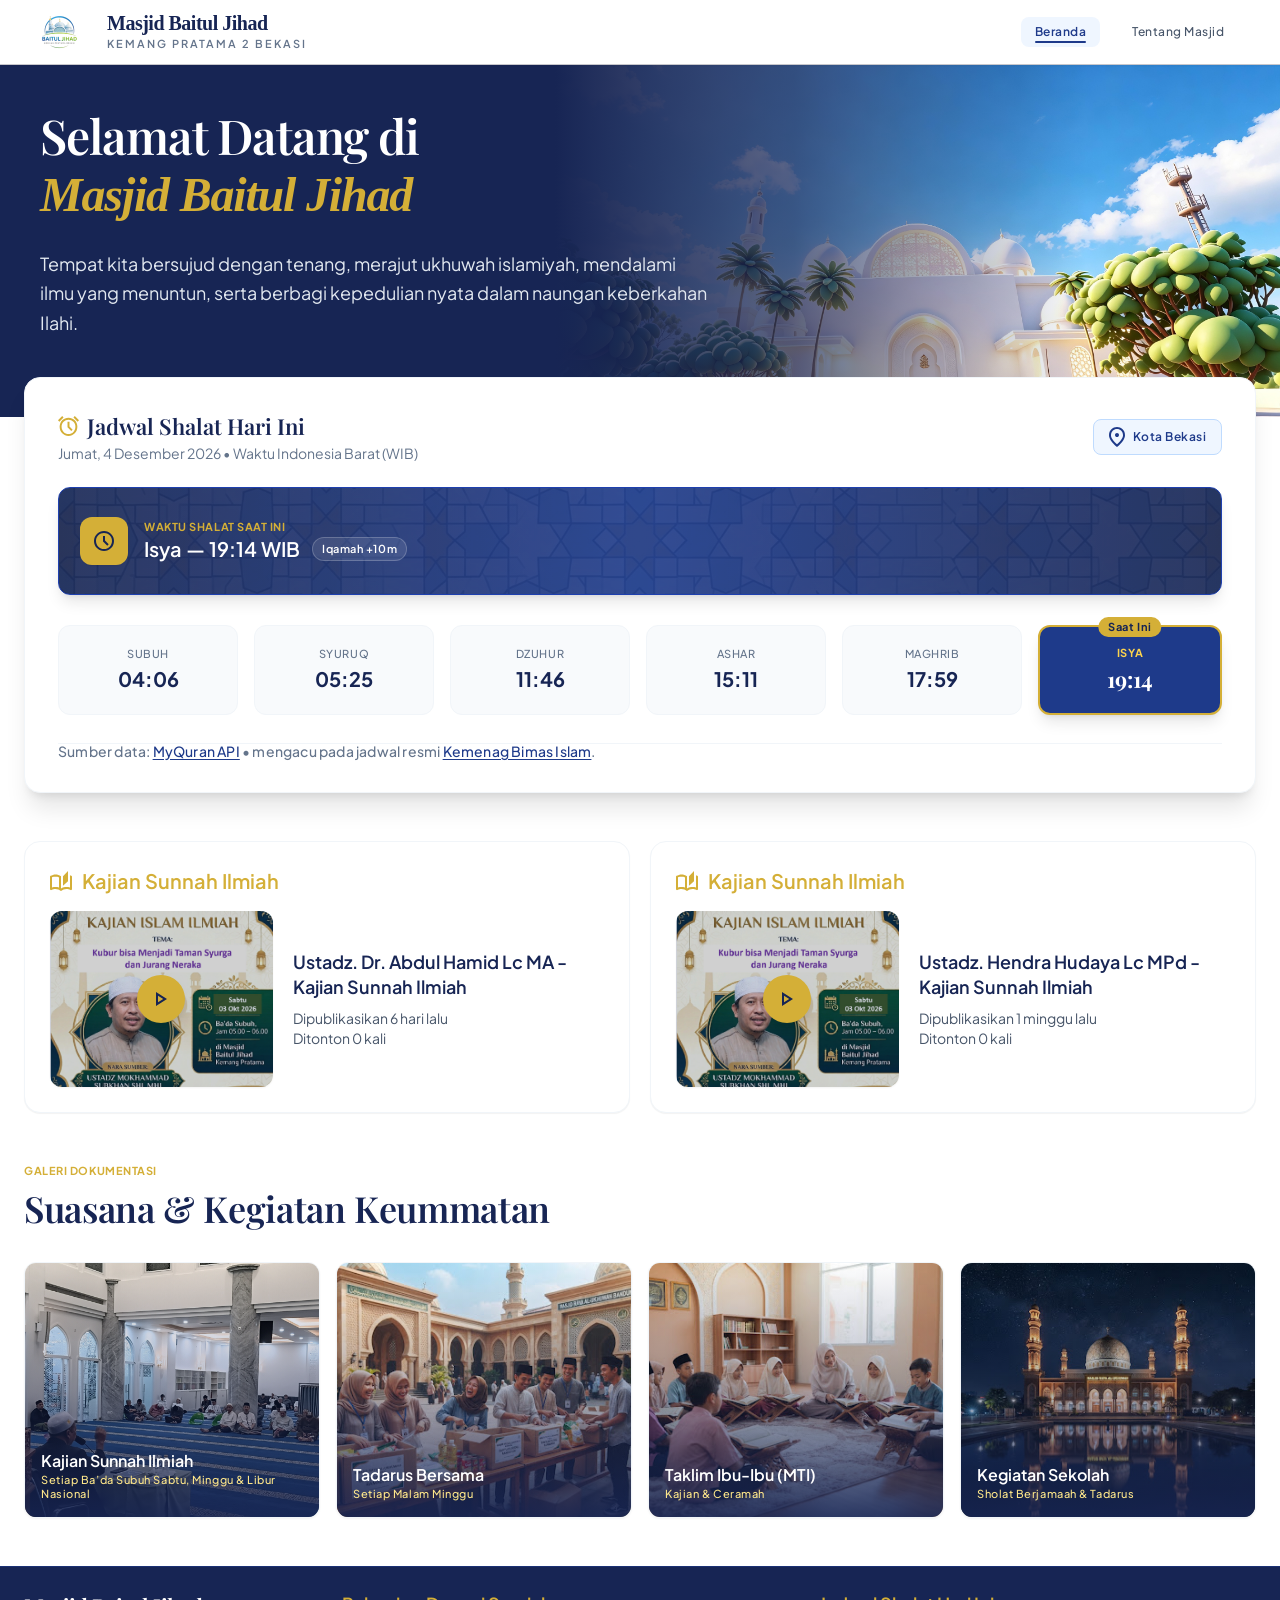
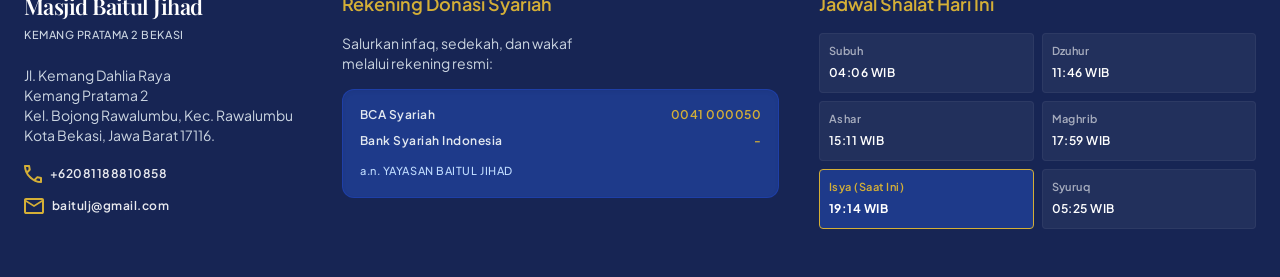
<file: index.html>
<!DOCTYPE html>
<html lang="id">
<head>
  <meta charset="UTF-8">
  <meta name="viewport" content="width=device-width, initial-scale=1">
  <title>Masjid Baitul Jihad — Beranda &amp; Jadwal Shalat</title>
  <link rel="preconnect" href="https://fonts.googleapis.com">
  <link rel="preconnect" href="https://fonts.gstatic.com" crossorigin>
  <link href="https://fonts.googleapis.com/css2?family=Playfair+Display:wght@500;600;700&family=Plus+Jakarta+Sans:wght@400;500;600;700&display=swap" rel="stylesheet">
  <link rel="stylesheet" href="css/style.css">
</head>
<body>
  <header class="site-header">
    <div class="container">
      <a href="index.html" class="brand">
        <img src="assets/images/logo.png" alt="Logo Masjid Baitul Jihad">
        <div>
          <div class="brand-name">Masjid Baitul Jihad</div>
          <div class="brand-sub">Kemang Pratama 2 Bekasi</div>
        </div>
      </a>
      <nav class="nav">
        <a href="index.html" class="active">Beranda</a>
        <a href="tentang.html">Tentang Masjid</a>
      </nav>
    </div>
  </header>

  <main>
    <section class="hero">
      <div class="hero-img"><img src="assets/images/hero.png" alt="Kemegahan Arsitektur Masjid Baitul Jihad"></div>
      <div class="hero-content">
        <h1>Selamat Datang di <span class="title-italic">Masjid Baitul Jihad</span></h1>
        <p>Tempat kita bersujud dengan tenang, merajut ukhuwah islamiyah, mendalami ilmu yang menuntun, serta berbagi kepedulian nyata dalam naungan keberkahan Ilahi.</p>
      </div>
    </section>

    <section class="prayer-wrap" aria-label="Jadwal Shalat">
      <div class="prayer-card" id="prayer-card" data-state="loading">
        <div class="prayer-head">
          <div>
            <h2><img src="assets/icons/clock-outline.svg" alt="">Jadwal Shalat Hari Ini</h2>
            <p id="date-line">Memuat jadwal… • Waktu Indonesia Barat (WIB)</p>
          </div>
          <div class="city-chip"><img src="assets/icons/location-pin.svg" alt="">Kota Bekasi</div>
        </div>

        <div class="prayer-error" id="prayer-error" role="alert">
          <img src="assets/images/jadwal-error.svg" alt="" width="200" height="133">
          <h3>Jadwal Sholat sedang tidak bisa ditampilkan</h3>
          <p>Kami belum berhasil mengambil data jadwal shalat. Silakan periksa koneksi internet Anda lalu coba lagi beberapa saat.</p>
          <button type="button" class="retry-btn" id="prayer-retry">Coba lagi</button>
        </div>

        <div class="next-bar">
          <div class="mosaic"><img src="assets/images/mosaic-pattern.jpg" alt=""></div>
          <div class="next-info">
            <div class="next-icon"><img src="assets/icons/clock.svg" alt=""></div>
            <div>
              <div class="next-label">
                <span class="eyebrow" id="next-title">Waktu shalat berikutnya</span>
              </div>
              <div class="next-line">
                <div class="next-name" id="next-name">--:-- WIB</div>
                <span class="pill">Iqamah +10m</span>
              </div>
            </div>
          </div>
          <div class="countdown" id="countdown">
            <div class="cd-unit"><span class="cd-num" id="cd-h">--</span><span class="cd-label">Jam</span></div>
            <span class="cd-sep">:</span>
            <div class="cd-unit"><span class="cd-num" id="cd-m">--</span><span class="cd-label">Menit</span></div>
            <span class="cd-sep">:</span>
            <div class="cd-unit"><span class="cd-num" id="cd-s">--</span><span class="cd-label">Detik</span></div>
          </div>
        </div>

        <div class="timetable">
          <div class="slot" data-prayer="subuh"><span class="slot-badge">Berikutnya</span><span class="slot-name">Subuh</span><span class="slot-time">--:--</span></div>
          <div class="slot" data-prayer="terbit"><span class="slot-badge">Berikutnya</span><span class="slot-name">Syuruq</span><span class="slot-time">--:--</span></div>
          <div class="slot" data-prayer="dzuhur"><span class="slot-badge">Berikutnya</span><span class="slot-name">Dzuhur</span><span class="slot-time">--:--</span></div>
          <div class="slot" data-prayer="ashar"><span class="slot-badge">Berikutnya</span><span class="slot-name">Ashar</span><span class="slot-time">--:--</span></div>
          <div class="slot" data-prayer="maghrib"><span class="slot-badge">Berikutnya</span><span class="slot-name">Maghrib</span><span class="slot-time">--:--</span></div>
          <div class="slot" data-prayer="isya"><span class="slot-badge">Berikutnya</span><span class="slot-name">Isya</span><span class="slot-time">--:--</span></div>
        </div>

        <p class="prayer-source">Sumber data: <a href="https://api.myquran.com/" target="_blank" rel="noopener">MyQuran API</a> • mengacu pada jadwal resmi <a href="https://bimasislam.kemenag.go.id/jadwalshalat" target="_blank" rel="noopener">Kemenag Bimas Islam</a>.</p>
      </div>
    </section>

    <section class="kajian" aria-label="Kajian Terbaru">
      <article class="kajian-card" data-slot="sabtu">
        <div>
          <h3><img src="assets/icons/book.svg" alt="">Kajian Sunnah Ilmiah</h3>
          <div class="kajian-body" data-state="empty">
            <a class="video-thumb" href="https://www.youtube.com/@Baitulj" target="_blank" rel="noopener" aria-label="Buka kanal YouTube Masjid Baitul Jihad">
              <img data-field="thumb" src="assets/images/kajian-sabtu.jpg" alt="">
              <div class="video-overlay"><div class="play-btn"><img src="assets/icons/play.svg" alt=""></div></div>
            </a>
            <div class="kajian-text">
              <h4 data-field="title">Video terbaru belum tersedia</h4>
              <div class="kajian-stats">
                <p data-field="meta">Dipublikasikan di YouTube</p>
                <p data-field="views">Kanal YouTube Masjid Baitul Jihad</p>
              </div>
            </div>
          </div>
        </div>
      </article>

      <article class="kajian-card" data-slot="ahad">
        <div>
          <h3><img src="assets/icons/book.svg" alt="">Kajian Sunnah Ilmiah</h3>
          <div class="kajian-body" data-state="empty">
            <a class="video-thumb" href="https://www.youtube.com/@Baitulj" target="_blank" rel="noopener" aria-label="Buka kanal YouTube Masjid Baitul Jihad">
              <img data-field="thumb" src="assets/images/kajian-sabtu.jpg" alt="">
              <div class="video-overlay"><div class="play-btn"><img src="assets/icons/play.svg" alt=""></div></div>
            </a>
            <div class="kajian-text">
              <h4 data-field="title">Video terbaru belum tersedia</h4>
              <div class="kajian-stats">
                <p data-field="meta">Dipublikasikan di YouTube</p>
                <p data-field="views">Kanal YouTube Masjid Baitul Jihad</p>
              </div>
            </div>
          </div>
        </div>
      </article>
    </section>

    <section class="section" aria-label="Galeri">
      <div class="section-head">
        <span class="eyebrow">Galeri Dokumentasi</span>
        <h2>Suasana &amp; Kegiatan Keummatan</h2>
      </div>
      <div class="gallery">
        <figure class="photo">
          <img src="assets/images/gallery-1.jpg" alt="Kajian Sunnah Ilmiah">
          <figcaption class="photo-caption"><strong>Kajian Sunnah Ilmiah</strong><span>Setiap Ba’da Subuh Sabtu, Minggu &amp; Libur Nasional</span></figcaption>
        </figure>
        <figure class="photo">
          <img src="assets/images/gallery-2.jpg" alt="Tadarus Bersama">
          <figcaption class="photo-caption"><strong>Tadarus Bersama</strong><span>Setiap Malam Minggu</span></figcaption>
        </figure>
        <figure class="photo">
          <img src="assets/images/gallery-3.jpg" alt="Taklim Ibu-Ibu (MTI)">
          <figcaption class="photo-caption"><strong>Taklim Ibu-Ibu (MTI)</strong><span>Kajian &amp; Ceramah</span></figcaption>
        </figure>
        <figure class="photo">
          <img src="assets/images/gallery-4.jpg" alt="Kegiatan Sekolah">
          <figcaption class="photo-caption"><strong>Kegiatan Sekolah</strong><span>Sholat Berjamaah &amp; Tadarus</span></figcaption>
        </figure>
      </div>
    </section>
  </main>

  <footer class="site-footer">
    <div class="footer-grid">
      <div class="footer-col">
        <div class="footer-brand"><strong>Masjid Baitul Jihad</strong><span>Kemang Pratama 2 Bekasi</span></div>
        <p class="footer-addr">Jl. Kemang Dahlia Raya<br>Kemang Pratama 2<br>Kel. Bojong Rawalumbu, Kec. Rawalumbu<br>Kota Bekasi, Jawa Barat 17116.</p>
        <div class="footer-contact">
          <div><img src="assets/icons/phone.svg" width="18" height="18" alt="">+62081188810858</div>
          <div><img src="assets/icons/mail.svg" width="20" height="16" alt="">baitulj@gmail.com</div>
        </div>
      </div>
      <!-- <div class="footer-col">
        <h4>Layanan Ummat</h4>
        <div>
          <div class="service"><img src="assets/icons/hotline.svg" alt=""><div>Hotline Jenazah 24 Jam<br>0811-8881-0858<br>(Siaga Ambulans &amp; Pemulasaraan)</div></div>
          <div class="service"><img src="assets/icons/ambulance.svg" alt=""><div>Ambulans Gratis Dhuafa<br>0811-8881-0858<br>(Layanan Pasien &amp; Bencana)</div></div>
        </div>
      </div> -->
      <div class="footer-col">
        <h4>Rekening Donasi Syariah</h4>
        <p>Salurkan infaq, sedekah, dan wakaf<br>melalui rekening resmi:</p>
        <div class="bank-card">
          <div class="bank-row"><span>BCA Syariah</span><b>0041 000050</b></div>
          <div class="bank-row"><span>Bank Syariah Indonesia</span><b>-</b></div>
          <div class="bank-owner">a.n. YAYASAN BAITUL JIHAD</div>
        </div>
      </div>
      <div class="footer-col">
        <h4>Jadwal Shalat Hari Ini</h4>
        <div class="mini-times">
          <div class="mini-time" data-mini="subuh" data-label="Subuh"><small>Subuh</small><span>--:--</span></div>
          <div class="mini-time" data-mini="dzuhur" data-label="Dzuhur"><small>Dzuhur</small><span>--:--</span></div>
          <div class="mini-time" data-mini="ashar" data-label="Ashar"><small>Ashar</small><span>--:--</span></div>
          <div class="mini-time" data-mini="maghrib" data-label="Maghrib"><small>Maghrib</small><span>--:--</span></div>
          <div class="mini-time" data-mini="isya" data-label="Isya"><small>Isya</small><span>--:--</span></div>
          <div class="mini-time" data-mini="terbit" data-label="Syuruq"><small>Syuruq</small><span>--:--</span></div>
        </div>
      </div>
    </div>
  </footer>

  <script src="js/main.js"></script>
  <script src="js/youtube.js"></script>
</body>
</html>
</file>
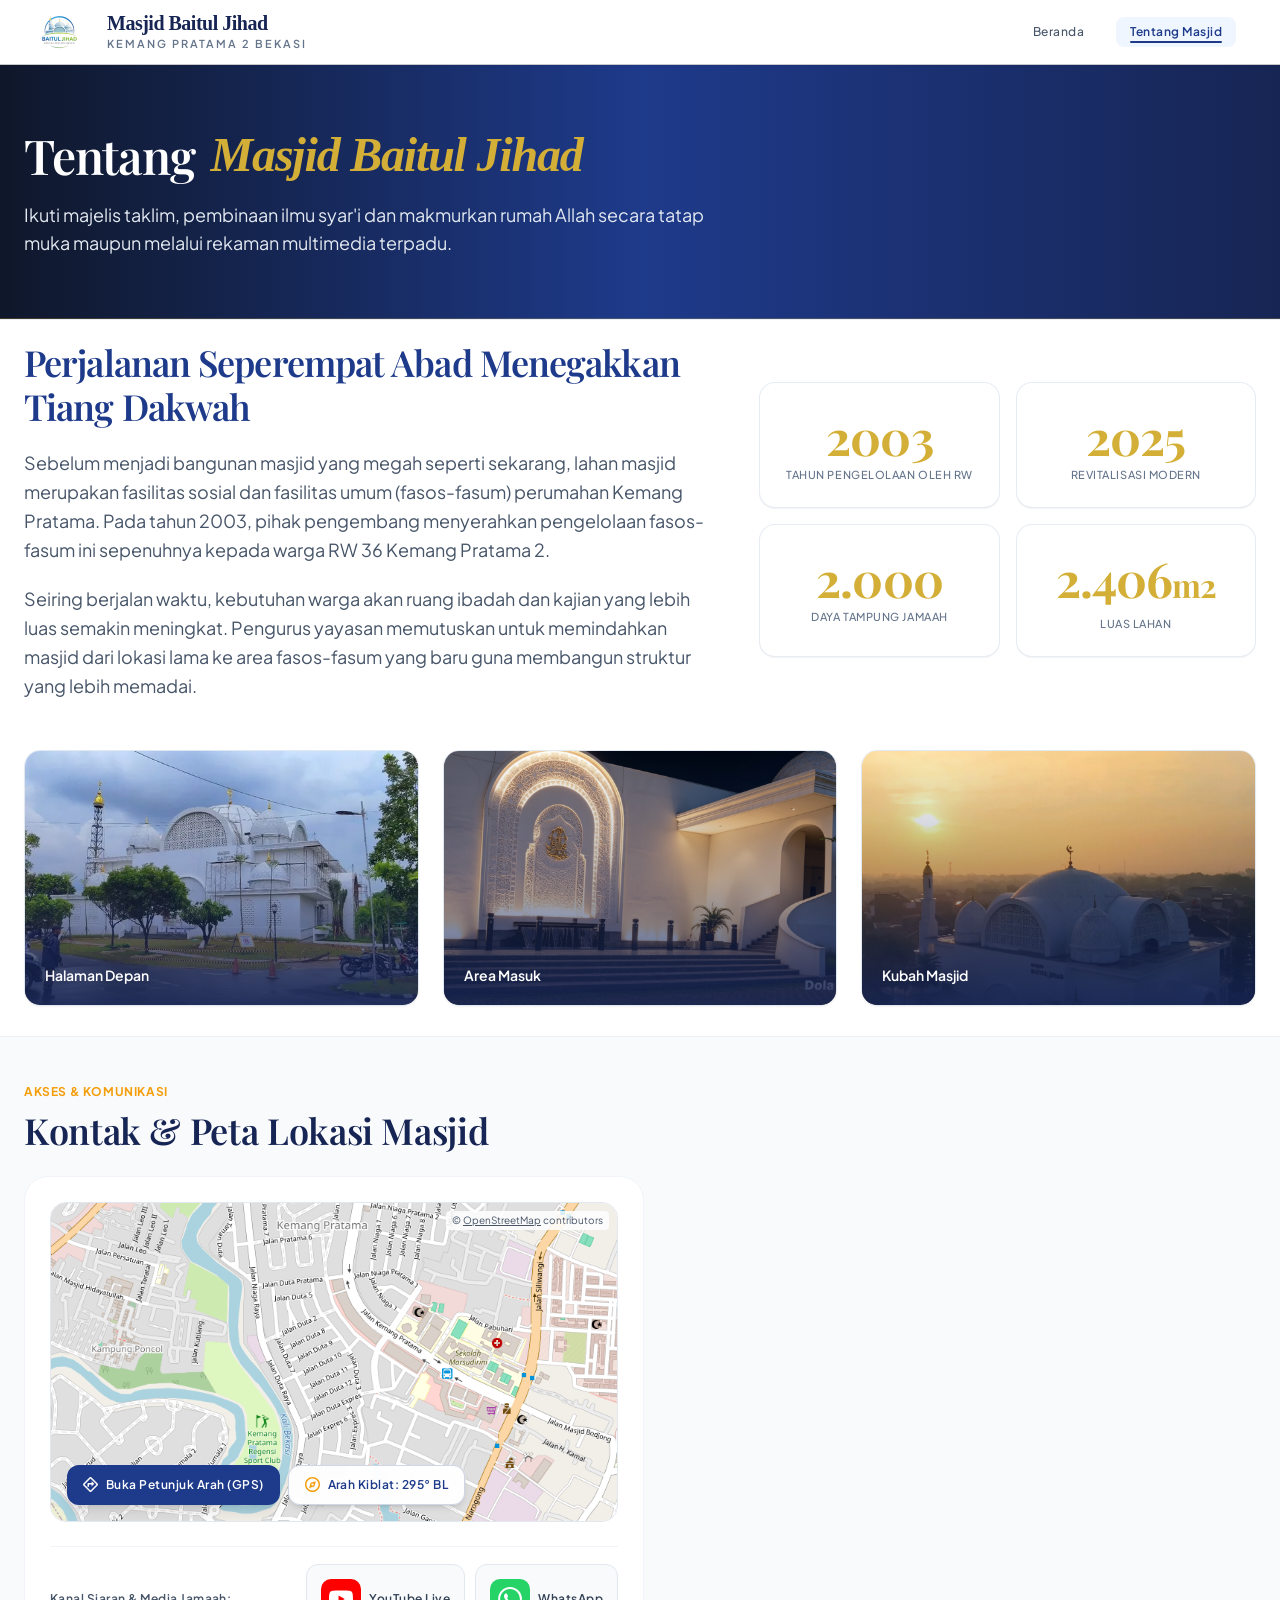
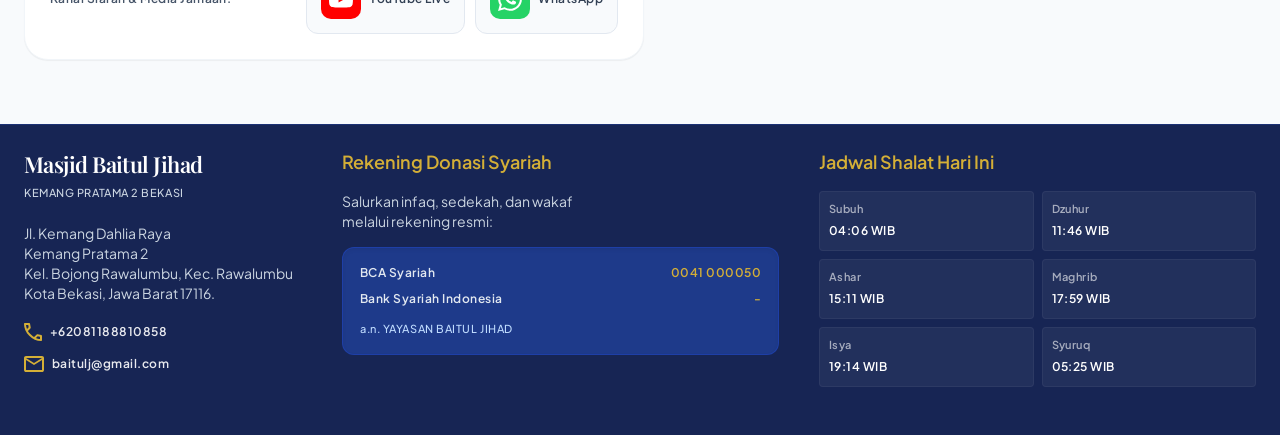
<file: tentang.html>
<!DOCTYPE html>
<html lang="id">
<head>
  <meta charset="UTF-8">
  <meta name="viewport" content="width=device-width, initial-scale=1">
  <title>Tentang Masjid — Masjid Baitul Jihad</title>
  <link rel="preconnect" href="https://fonts.googleapis.com">
  <link rel="preconnect" href="https://fonts.gstatic.com" crossorigin>
  <link href="https://fonts.googleapis.com/css2?family=Playfair+Display:wght@500;600;700&family=Plus+Jakarta+Sans:wght@400;500;600;700&display=swap" rel="stylesheet">
  <link rel="stylesheet" href="css/style.css">
</head>
<body class="about-bg">
  <header class="site-header">
    <div class="container">
      <a href="index.html" class="brand">
        <img src="assets/images/logo.png" alt="Logo Masjid Baitul Jihad">
        <div>
          <div class="brand-name">Masjid Baitul Jihad</div>
          <div class="brand-sub">Kemang Pratama 2 Bekasi</div>
        </div>
      </a>
      <nav class="nav">
        <a href="index.html">Beranda</a>
        <a href="tentang.html" class="active">Tentang Masjid</a>
      </nav>
    </div>
  </header>

  <section class="page-banner">
    <div class="inner">
      <h1>Tentang <span class="title-italic">Masjid Baitul Jihad</span></h1>
      <p>Ikuti majelis taklim, pembinaan ilmu syar'i dan makmurkan rumah Allah secara tatap muka maupun melalui rekaman multimedia terpadu.</p>
    </div>
  </section>

  <main>
    <section class="profile">
      <div class="inner">
        <div class="profile-split">
          <div>
            <h2>Perjalanan Seperempat Abad Menegakkan Tiang Dakwah</h2>
            <p>Sebelum menjadi bangunan masjid yang megah seperti sekarang, lahan masjid merupakan fasilitas sosial dan fasilitas umum (fasos-fasum) perumahan Kemang Pratama. Pada tahun 2003, pihak pengembang menyerahkan pengelolaan fasos-fasum ini sepenuhnya kepada warga RW 36 Kemang Pratama 2.</p>
            <p>Seiring berjalan waktu, kebutuhan warga akan ruang ibadah dan kajian yang lebih luas semakin meningkat. Pengurus yayasan memutuskan untuk memindahkan masjid dari lokasi lama ke area fasos-fasum yang baru guna membangun struktur yang lebih memadai.</p>
          </div>
          <div class="milestones">
            <div class="milestone"><b>2003</b><span>Tahun pengelolaan oleh RW</span></div>
            <div class="milestone"><b>2025</b><span>Revitalisasi Modern</span></div>
            <div class="milestone"><b>2.000</b><span>Daya Tampung Jamaah</span></div>
            <div class="milestone"><b>2.406<small>m2</small></b><span>Luas Lahan</span></div>
          </div>
        </div>

        <div class="history">
          <figure class="photo">
            <img src="assets/images/history-1.jpg" alt="Halaman Depan">
            <figcaption class="photo-caption"><strong>Halaman Depan</strong></figcaption>
          </figure>
          <figure class="photo">
            <img src="assets/images/history-2.png" alt="Area Masuk">
            <figcaption class="photo-caption"><strong>Area Masuk</strong></figcaption>
          </figure>
          <figure class="photo">
            <img src="assets/images/history-3.jpg" alt="Kubah Masjid">
            <figcaption class="photo-caption"><strong>Kubah Masjid</strong></figcaption>
          </figure>
        </div>
      </div>
    </section>

    <section class="contact">
      <div class="section-head">
        <span class="eyebrow">Akses &amp; Komunikasi</span>
        <h2>Kontak &amp; Peta Lokasi Masjid</h2>
      </div>
      <div class="contact-card">
        <div class="map">
          <img src="assets/images/map-bekasi.png" alt="Peta Kemang Pratama 2, Bekasi">
          <span class="map-attrib">© <a href="https://www.openstreetmap.org/copyright" target="_blank" rel="noopener">OpenStreetMap</a> contributors</span>
          <div class="map-actions">
            <a class="map-btn primary" href="https://www.google.com/maps/search/?api=1&amp;query=Masjid+Baitul+Jihad+Kemang+Pratama+2+Bekasi" target="_blank" rel="noopener"><img src="assets/icons/directions.svg" alt="">Buka Petunjuk Arah (GPS)</a>
            <span class="map-btn secondary"><img src="assets/icons/compass.svg" alt="">Arah Kiblat: 295° BL</span>
          </div>
        </div>
        <div class="socials">
          <span>Kanal Siaran &amp; Media Jamaah:</span>
          <div class="social-links">
            <a class="social-link" href="https://www.youtube.com/@Baitulj" target="_blank" rel="noopener"><span class="social-icon" style="background:#ff0000"><img src="assets/icons/youtube.svg" alt=""></span>YouTube Live</a>
            <a class="social-link" href="https://wa.me/6281188810858" target="_blank" rel="noopener"><span class="social-icon" style="background:#25d366"><img src="assets/icons/whatsapp.svg" alt=""></span>WhatsApp</a>
          </div>
        </div>
      </div>
    </section>
  </main>

  <footer class="site-footer">
    <div class="footer-grid">
      <div class="footer-col">
        <div class="footer-brand"><strong>Masjid Baitul Jihad</strong><span>Kemang Pratama 2 Bekasi</span></div>
        <p class="footer-addr">Jl. Kemang Dahlia Raya<br>Kemang Pratama 2<br>Kel. Bojong Rawalumbu, Kec. Rawalumbu<br>Kota Bekasi, Jawa Barat 17116.</p>
        <div class="footer-contact">
          <div><img src="assets/icons/phone.svg" width="18" height="18" alt="">+62081188810858</div>
          <div><img src="assets/icons/mail.svg" width="20" height="16" alt="">baitulj@gmail.com</div>
        </div>
      </div>
      <!-- <div class="footer-col">
        <h4>Layanan Darurat &amp; Ummat</h4>
        <div>
          <div class="service"><img src="assets/icons/hotline.svg" alt=""><div>Hotline Jenazah 24 Jam<br>0811-8881-0858<br>(Siaga Ambulans &amp; Pemulasaraan)</div></div>
          <div class="service"><img src="assets/icons/ambulance.svg" alt=""><div>Ambulans Gratis Dhuafa<br>0811-8881-0858<br>(Layanan Pasien &amp; Bencana)</div></div>
        </div>
      </div> -->
      <div class="footer-col">
        <h4>Rekening Donasi Syariah</h4>
        <p>Salurkan infaq, sedekah, dan wakaf<br>melalui rekening resmi:</p>
        <div class="bank-card">
          <div class="bank-row"><span>BCA Syariah</span><b>0041 000050</b></div>
          <div class="bank-row"><span>Bank Syariah Indonesia</span><b>-</b></div>
          <div class="bank-owner">a.n. YAYASAN BAITUL JIHAD</div>
        </div>
      </div>
      <div class="footer-col">
        <h4>Jadwal Shalat Hari Ini</h4>
        <div class="mini-times">
          <div class="mini-time" data-mini="subuh" data-label="Subuh"><small>Subuh</small><span>--:--</span></div>
          <div class="mini-time" data-mini="dzuhur" data-label="Dzuhur"><small>Dzuhur</small><span>--:--</span></div>
          <div class="mini-time" data-mini="ashar" data-label="Ashar"><small>Ashar</small><span>--:--</span></div>
          <div class="mini-time" data-mini="maghrib" data-label="Maghrib"><small>Maghrib</small><span>--:--</span></div>
          <div class="mini-time" data-mini="isya" data-label="Isya"><small>Isya</small><span>--:--</span></div>
          <div class="mini-time" data-mini="terbit" data-label="Syuruq"><small>Syuruq</small><span>--:--</span></div>
        </div>
      </div>
    </div>
  </footer>

  <script src="js/main.js"></script>
</body>
</html>
</file>
<file: css/style.css>
:root {
  --navy-950: #172554;
  --navy-900: #1e3a8a;
  --navy-800: #1e40af;
  --gold: #d4af37;
  --slate-50: #f8fafc;
  --slate-100: #f1f5f9;
  --slate-200: #e2e8f0;
  --slate-300: #cbd5e1;
  --slate-500: #64748b;
  --slate-600: #475569;
  --slate-700: #334155;
  --serif: "Playfair Display", Georgia, serif;
  --sans: "Plus Jakarta Sans", system-ui, sans-serif;
}

*, *::before, *::after { box-sizing: border-box; margin: 0; padding: 0; }
html { scroll-behavior: smooth; -webkit-text-size-adjust: 100%; text-size-adjust: 100%; }
body { font-family: var(--sans); color: var(--slate-600); background: #fff; line-height: 1.5; -webkit-font-smoothing: antialiased; }
img { display: block; max-width: 100%; }
a { color: inherit; text-decoration: none; }
.container { max-width: 1280px; margin: 0 auto; padding: 0 24px; }
.eyebrow { font-size: 11px; font-weight: 700; letter-spacing: .55px; text-transform: uppercase; color: var(--gold); }
.title-italic { font-family: "Liberation Serif", "Times New Roman", serif; font-style: italic; font-weight: 700; color: var(--gold); }

/* Header */
.site-header { position: sticky; top: 0; z-index: 50; background: rgba(255,255,255,.95); backdrop-filter: blur(6px); border-bottom: 1px solid #c7c7cc; box-shadow: 0 1px 2px rgba(0,0,0,.05); }
.site-header .container { height: 64px; display: flex; align-items: center; justify-content: space-between; }
.brand { display: flex; align-items: center; gap: 12px; }
.brand img { height: 40px; width: auto; }
.brand-name { font-family: "Liberation Serif", "Times New Roman", serif; font-weight: 700; font-size: 20px; letter-spacing: -.5px; color: var(--navy-950); line-height: 25px; }
.brand-sub { font-size: 11px; font-weight: 600; letter-spacing: 1.98px; text-transform: uppercase; color: var(--slate-500); line-height: 16.5px; }
.nav { display: flex; align-items: center; gap: 20px; padding: 0 20px; }
.nav a { position: relative; padding: 6px 12px; border-radius: 8px; font-size: 12px; font-weight: 500; letter-spacing: .48px; color: var(--slate-600); transition: background .2s; }
.nav a:hover { background: var(--slate-100); }
.nav a.active { background: #eff6ff; color: var(--navy-900); font-weight: 600; padding: 6px 14px; }
.nav a.active::after { content: ""; position: absolute; left: 14px; right: 14px; bottom: 4px; height: 2px; border-radius: 9999px; background: var(--navy-900); }

/* Hero */
.hero { position: relative; background: var(--navy-950); overflow: hidden; }
.hero-img { position: absolute; top: 0; bottom: 0; right: 0; width: 60%; }
.hero-img img { width: 100%; height: 100%; object-fit: cover; object-position: right center; }
.hero-img::after { content: ""; position: absolute; inset: 0; background: linear-gradient(90deg, var(--navy-950) 5.6%, rgba(23,37,84,.7) 36.6%, rgba(23,37,84,0) 74.8%); }
.hero-content { position: relative; padding: 40px 24px 80px 40px; max-width: 1280px; margin: 0 auto; }
.hero h1, .page-banner h1 { font-family: var(--serif); font-weight: 600; font-size: 48px; line-height: 60px; letter-spacing: -1.2px; color: #fff; }
.hero h1 .title-italic, .page-banner h1 .title-italic { display: block; }
.hero p { margin-top: 24px; max-width: 672px; font-size: 18px; line-height: 29.25px; color: var(--slate-200); }

/* Prayer card */
.prayer-wrap { position: relative; padding: 0 24px; margin-top: -40px; z-index: 5; }
.prayer-card { max-width: 1232px; margin: 0 auto; background: #fff; border: 1px solid var(--slate-100); border-radius: 16px; padding: 33px; box-shadow: 0 20px 25px -5px rgba(0,0,0,.1), 0 8px 10px -6px rgba(0,0,0,.1); }
.prayer-head { display: flex; justify-content: space-between; align-items: center; gap: 16px; padding-bottom: 24px; flex-wrap: wrap; }
.prayer-head h2 { display: flex; align-items: center; gap: 8px; font-family: var(--serif); font-weight: 600; font-size: 22px; line-height: 30px; color: var(--navy-950); }
.prayer-head h2 img { width: 21px; height: 20px; }
.prayer-head p { font-size: 14px; line-height: 20px; color: var(--slate-500); margin-top: 2px; }
.city-chip { display: flex; align-items: center; gap: 8px; background: #eff6ff; border: 1px solid #bfdbfe; border-radius: 8px; padding: 7px 15px; font-size: 12px; font-weight: 600; letter-spacing: .48px; color: var(--navy-900); }
.city-chip img { width: 16px; height: 20px; }
.next-bar { min-height: 108px; position: relative; overflow: hidden; display: flex; justify-content: space-between; align-items: center; gap: 16px; flex-wrap: wrap; padding: 21px; border: 1px solid var(--navy-800); border-radius: 12px; background: linear-gradient(90deg, var(--navy-950), var(--navy-900) 50%, var(--navy-950)); box-shadow: 0 10px 15px -3px rgba(0,0,0,.1), 0 4px 6px -4px rgba(0,0,0,.1); }
.next-bar .mosaic { position: absolute; inset: 0; opacity: .1; }
.next-bar .mosaic img { width: 100%; height: 100%; object-fit: cover; }
.next-info { position: relative; display: flex; align-items: center; gap: 16px; }
.next-icon { flex: none; width: 48px; height: 48px; background: var(--gold); border-radius: 12px; display: grid; place-items: center; box-shadow: 0 1px 1px rgba(0,0,0,.05); }
.next-icon img { width: 20px; height: 20px; }
.next-label { display: flex; align-items: center; gap: 8px; }
.next-label .eyebrow { font-weight: 700; }
.pill { background: rgba(255,255,255,.1); border: 1px solid rgba(255,255,255,.2); border-radius: 9999px; padding: 3px 9px; font-size: 11px; font-weight: 600; letter-spacing: .55px; color: #fff; }
.next-line { display: flex; align-items: center; flex-wrap: wrap; gap: 4px 12px; }
.next-name { font-size: 20px; font-weight: 600; line-height: 28px; color: #fff; }
.countdown[hidden] { display: none; }
.countdown { position: relative; display: flex; align-items: center; gap: 12px; padding: 11px 21px; background: rgba(0,0,0,.25); backdrop-filter: blur(4px); border: 1px solid rgba(255,255,255,.1); border-radius: 12px; }
.cd-unit { display: flex; flex-direction: column; align-items: center; min-width: 32px; }
.cd-num { font-family: var(--serif); font-weight: 700; font-size: 22px; line-height: 30px; color: var(--gold); }
.cd-label { font-size: 11px; font-weight: 500; letter-spacing: .55px; color: var(--slate-300); line-height: 14px; }
.cd-sep { font-family: var(--serif); font-weight: 500; font-size: 22px; color: var(--gold); line-height: 30px; align-self: flex-start; padding-top: 0; }
.timetable { display: flex; gap: 16px; padding-top: 30px; }
.slot { position: relative; flex: 1; display: flex; flex-direction: column; align-items: center; justify-content: center; background: var(--slate-50); border: 1px solid var(--slate-100); border-radius: 12px; padding: 21px 17px; }
.slot-name { font-size: 11px; font-weight: 500; letter-spacing: .55px; text-transform: uppercase; color: var(--slate-500); line-height: 14px; }
.slot-time { margin-top: 4px; font-size: 20px; font-weight: 700; line-height: 28px; color: var(--navy-950); }
.slot.active { background: var(--navy-900); border: 2px solid var(--gold); padding: 18px; box-shadow: 0 10px 15px -3px rgba(0,0,0,.1), 0 4px 6px -4px rgba(0,0,0,.1); }
.slot.active .slot-name { color: #fcd34d; font-weight: 700; }
.slot.active .slot-time { font-family: var(--serif); font-size: 22px; line-height: 30px; color: #fff; }
.slot-badge { display: none; position: absolute; top: -10px; left: 50%; transform: translateX(-50%); background: var(--gold); color: var(--navy-950); font-size: 11px; font-weight: 700; letter-spacing: .55px; padding: 2px 10px; border-radius: 9999px; white-space: nowrap; }
.slot.active .slot-badge { display: block; }

/* Kajian */
.kajian { display: flex; gap: 20px; padding: 48px 24px 20px; max-width: 1280px; margin: 0 auto; }
.kajian-card { flex: 1; min-width: 0; display: flex; flex-direction: column; justify-content: space-between; background: #fff; border: 1px solid var(--slate-100); border-radius: 16px; padding: 25px; box-shadow: 0 1px 1px rgba(0,0,0,.05); }
.kajian-card h3 { font-size: 20px; font-weight: 600; line-height: 28px; color: var(--navy-950); padding-bottom: 16px; }
.kajian-body { display: grid; grid-template-columns: 5fr 7fr; gap: 20px; min-height: 176px; }
.video-thumb { position: relative; height: 176px; border-radius: 12px; overflow: hidden; box-shadow: 0 1px 2px rgba(0,0,0,.05); cursor: pointer; }
.video-thumb img { width: 100%; height: 100%; object-fit: cover; transition: transform .4s; }
.video-thumb:hover img { transform: scale(1.05); }
.video-overlay { position: absolute; inset: 0; background: rgba(23,37,84,.2); display: grid; place-items: center; }
.play-btn { width: 48px; height: 48px; border-radius: 9999px; background: var(--gold); display: grid; place-items: center; box-shadow: 0 10px 15px -3px rgba(0,0,0,.1), 0 4px 6px -4px rgba(0,0,0,.1); transition: transform .2s; }
.video-thumb:hover .play-btn { transform: scale(1.1); }
.play-btn img { width: 11px; height: 14px; }
.duration { position: absolute; right: 8px; bottom: 8px; background: rgba(0,0,0,.7); color: #fff; font-size: 11px; font-weight: 500; letter-spacing: .55px; padding: 2px 8px; border-radius: 4px; }
.kajian-text { display: flex; flex-direction: column; justify-content: center; gap: 14px; padding: 26px 0; }
.kajian-tag { display: flex; align-items: flex-end; gap: 8px; }
.kajian-tag img { width: 22px; height: 19.5px; }
.kajian-tag span { font-size: 11px; font-weight: 700; letter-spacing: .55px; color: var(--gold); line-height: 14px; }
.kajian-text h4 { font-size: 18px; font-weight: 600; line-height: 24.75px; color: var(--navy-950); }
.kajian-text p { font-size: 14px; line-height: 20px; color: var(--slate-600); }

/* Gallery */
.section { max-width: 1280px; margin: 0 auto; padding: 24px; }
.section-head { margin-bottom: 32px; }
.section-head .eyebrow { display: block; padding-top: 6px; margin-bottom: 7px; }
.section-head h2 { font-family: var(--serif); font-weight: 600; font-size: 36px; line-height: 44px; letter-spacing: -.36px; color: var(--navy-950); }
.gallery { display: grid; grid-template-columns: repeat(4, 1fr); gap: 16px; }
.photo { position: relative; height: 256px; border: 1px solid var(--slate-100); border-radius: 12px; overflow: hidden; box-shadow: 0 1px 2px rgba(0,0,0,.05); }
.photo img { width: 100%; height: 100%; object-fit: cover; transition: transform .5s; }
.photo:hover img { transform: scale(1.06); }
.photo-caption { position: absolute; inset: 0; display: flex; flex-direction: column; justify-content: flex-end; padding: 16px; background: linear-gradient(to top, rgba(23,37,84,.9), rgba(23,37,84,.3) 50%, rgba(23,37,84,0)); }
.photo-caption strong { font-size: 16px; font-weight: 600; line-height: 24px; color: #fff; }
.photo-caption span { font-size: 11px; font-weight: 500; letter-spacing: .55px; line-height: 14px; color: #fde68a; }

/* Footer */
.site-footer { background: var(--navy-950); border-top: 1px solid rgba(30,58,138,.6); margin-top: 24px; }
.footer-grid { display: flex; gap: 40px; padding: 24px 24px 48px; max-width: 1280px; margin: 0 auto; }
.footer-col { flex: 1; display: flex; flex-direction: column; gap: 16px; min-width: 0; }
.footer-col:first-child { flex: 0 0 278px; gap: 20px; }
.footer-brand strong { display: block; font-family: var(--serif); font-weight: 600; font-size: 22px; line-height: 30px; letter-spacing: -.55px; color: #fff; }
.footer-brand span { font-size: 11px; font-weight: 500; letter-spacing: .55px; text-transform: uppercase; color: var(--slate-300); }
.footer-addr { font-size: 14px; line-height: 22.75px; color: var(--slate-300); }
.footer-contact { display: flex; flex-direction: column; gap: 14px; }
.footer-contact div { display: flex; align-items: center; gap: 8px; font-size: 12px; font-weight: 600; letter-spacing: .48px; color: rgba(255,255,255,.9); }
.footer-col h4 { font-size: 18px; font-weight: 600; line-height: 26px; color: var(--gold); }
.footer-col > p { font-size: 14px; line-height: 20px; color: var(--slate-300); }
.service { display: flex; gap: 8px; font-size: 14px; font-weight: 600; line-height: 20px; color: #fff; }
.service + .service { margin-top: 12px; }
.service img { flex: none; width: 30px; height: auto; align-self: flex-start; }
.bank-card { background: var(--navy-900); border: 1px solid rgba(30,64,175,.8); border-radius: 12px; padding: 17px; display: flex; flex-direction: column; gap: 10px; box-shadow: inset 0 2px 4px rgba(0,0,0,.05); }
.bank-row { display: flex; justify-content: space-between; font-size: 12px; font-weight: 600; letter-spacing: .48px; color: var(--slate-200); line-height: 16px; }
.bank-row b { color: var(--gold); font-weight: 600; }
.bank-owner { padding-top: 4px; font-size: 11px; font-weight: 500; letter-spacing: .55px; color: #bfdbfe; }
.mini-times { display: grid; grid-template-columns: 1fr 1fr; gap: 8px; }
.mini-time { background: rgba(255,255,255,.05); border: 1px solid rgba(255,255,255,.05); border-radius: 4px; padding: 9px; }
.mini-time small { display: block; font-size: 11px; font-weight: 600; letter-spacing: .48px; color: rgba(255,255,255,.6); line-height: 16px; }
.mini-time span { font-size: 12px; font-weight: 600; letter-spacing: .48px; color: #fff; line-height: 16px; }
.mini-time.active { background: var(--navy-900); border-color: var(--gold); }
.mini-time.active small { color: var(--gold); }
.mini-time.active span { font-weight: 700; }

/* About page */
.page-banner { background: linear-gradient(90deg, #0f172a, var(--navy-900) 50%, var(--navy-950)); border-bottom: 1px solid rgba(251,191,36,.2); padding: 60px 24px 61px; }
.page-banner .inner { max-width: 1232px; margin: 0 auto; }
.page-banner h1 { display: flex; flex-wrap: wrap; gap: 0 16px; }
.page-banner h1 .title-italic { display: inline; }
.page-banner p { margin-top: 15.5px; max-width: 700px; font-size: 18px; line-height: 28px; color: var(--slate-200); }
.about-bg { background: var(--slate-50); }
.profile { background: #fff; border-top: 1px solid rgba(226,232,240,.7); border-bottom: 1px solid rgba(226,232,240,.7); }
.profile .inner { max-width: 1280px; margin: 0 auto; padding: 0 24px 30px; }
.profile-split { display: grid; grid-template-columns: minmax(0, 7fr) minmax(0, 5fr); gap: 40px; padding: 20px 0; align-items: center; }
.profile-split h2 { font-family: var(--serif); font-weight: 600; font-size: 36px; line-height: 44px; letter-spacing: -.9px; color: var(--navy-900); margin-bottom: 20px; }
.profile-split p { font-size: 18px; line-height: 29px; color: var(--slate-600); }
.profile-split p + p { margin-top: 20px; }
.milestones { display: grid; grid-template-columns: 1fr 1fr; gap: 16px; }
.milestone { background: #fff; border: 1px solid rgba(226,232,240,.8); border-radius: 16px; padding: 25px; text-align: center; box-shadow: 0 1px 1px rgba(0,0,0,.05); }
.milestone b { display: block; font-family: var(--serif); font-weight: 700; font-size: 48px; line-height: 56px; letter-spacing: -.96px; color: var(--gold); }
.milestone b small { font-size: 32px; }
.milestone span { margin-top: 4px; display: block; font-size: 11px; font-weight: 500; letter-spacing: .55px; text-transform: uppercase; color: var(--slate-500); line-height: 14px; }
.history { display: grid; grid-template-columns: repeat(3, 1fr); gap: 24px; margin-top: 30px; }
.history .photo { border: 1px solid var(--slate-200); border-radius: 16px; }
.history .photo-caption { padding: 20px; }
.history .photo-caption strong { font-size: 14px; line-height: 20px; }
.contact { max-width: 1280px; margin: 0 auto; padding: 40px 24px; }
.contact .section-head { margin-bottom: 24px; }
.contact .section-head .eyebrow { color: #f59e0b; font-size: 12px; letter-spacing: .6px; }
.contact-card { width: 100%; max-width: 620px; background: #fff; border: 1px solid var(--slate-100); border-radius: 24px; padding: 25px; display: flex; flex-direction: column; gap: 24px; box-shadow: 0 1px 1px rgba(0,0,0,.05); }
.map { position: relative; height: 320px; border: 1px solid var(--slate-200); border-radius: 16px; overflow: hidden; }
.map > img { width: 100%; height: 100%; object-fit: cover; }
.map-actions { position: absolute; left: 16px; right: 16px; bottom: 16px; display: flex; gap: 8px; flex-wrap: wrap; }
.map-btn { display: flex; align-items: center; gap: 8px; padding: 10px 16px; border-radius: 12px; font-size: 12px; font-weight: 600; letter-spacing: .48px; transition: transform .2s; }
.map-btn:hover { transform: translateY(-1px); }
.map-btn img { width: 15px; height: 15px; }
.map-btn.primary { background: var(--navy-900); color: #fff; box-shadow: 0 10px 15px -3px rgba(0,0,0,.1), 0 4px 6px -4px rgba(0,0,0,.1); }
.map-btn.secondary { background: rgba(255,255,255,.95); backdrop-filter: blur(4px); color: var(--navy-900); border: 1px solid rgba(30,58,138,.2); box-shadow: 0 4px 6px -1px rgba(0,0,0,.1), 0 2px 4px -2px rgba(0,0,0,.1); }
.socials { display: flex; justify-content: space-between; align-items: center; flex-wrap: wrap; gap: 12px; border-top: 1px solid var(--slate-100); padding-top: 17px; }
.socials > span { font-size: 12px; font-weight: 600; letter-spacing: .48px; color: var(--slate-600); }
.social-links { display: flex; gap: 10px; }
.social-link { display: flex; align-items: center; gap: 8px; height: 70px; padding: 8px 14px; background: var(--slate-50); border: 1px solid var(--slate-200); border-radius: 12px; font-size: 12px; font-weight: 600; letter-spacing: .48px; color: var(--slate-700); transition: border-color .2s; }
.social-link:hover { border-color: var(--navy-900); }
.social-icon { width: 40px; height: 40px; border-radius: 10px; display: grid; place-items: center; }
.social-icon img { width: 24px; height: 24px; }

/* Responsive */
@media (max-width: 1024px) {
  .timetable { flex-wrap: wrap; }
  .slot { flex: 1 1 140px; }
  .gallery { grid-template-columns: repeat(2, 1fr); }
  .kajian { flex-direction: column; }
  .footer-grid { flex-wrap: wrap; }
  .footer-col, .footer-col:first-child { flex: 1 1 280px; }
  .profile-split { grid-template-columns: minmax(0, 1fr); }
}
@media (max-width: 720px) {
  .site-header .container { height: auto; flex-wrap: wrap; padding-bottom: 10px; }
  .brand { padding: 12px 0 8px; }
  .nav { width: 100%; gap: 8px; padding: 8px 0 0; border-top: 1px solid var(--slate-100); }
  .nav a, .nav a.active { flex: 1; text-align: center; padding: 8px 12px; }
  .nav a.active::after { left: 22%; right: 22%; bottom: 3px; }
  .brand-sub { letter-spacing: 1px; }
  .hero h1, .page-banner h1 { font-size: 34px; line-height: 44px; }
  .hero-content { padding: 32px 24px 72px; }
  .hero-img { width: 100%; opacity: .5; }
  .kajian-body { grid-template-columns: 1fr; }
  .kajian-text { padding: 0; }
  .gallery, .history { grid-template-columns: 1fr; }
  .section-head h2, .profile-split h2 { font-size: 28px; line-height: 36px; }
  .prayer-card { padding: 20px; }
  .next-bar { flex-direction: column; align-items: stretch; min-height: 0; }
  .next-line { flex-direction: column; align-items: flex-start; gap: 8px; }
  .next-name { font-size: 18px; line-height: 26px; }
  .countdown { justify-content: center; }
  .slot { flex: 1 1 40%; }
  .milestones { grid-template-columns: 1fr; }
  .profile-split p { font-size: 16px; line-height: 26px; }
  .footer-grid { padding-bottom: 32px; }
}

/* Prayer card states & source note */
.prayer-source { margin-top: 28px; border-top: 1px solid var(--slate-100); font-size: 14px; line-height: 15px; font-weight: 500; letter-spacing: .2px; color: var(--slate-500); }
.prayer-source a { color: var(--navy-900); text-decoration: underline; text-underline-offset: 2px; }
.prayer-source a:hover { color: var(--navy-800); }
.prayer-error { display: none; flex-direction: column; align-items: center; text-align: center; gap: 8px; padding: 24px 16px 8px; }
.prayer-error img { width: 200px; height: auto; }
.prayer-error h3 { font-family: var(--serif); font-weight: 600; font-size: 22px; line-height: 30px; color: var(--navy-950); margin-top: 8px; }
.prayer-error p { max-width: 460px; font-size: 14px; line-height: 20px; color: var(--slate-500); }
.retry-btn { margin-top: 8px; padding: 9px 20px; border: 0; border-radius: 8px; background: var(--navy-900); color: #fff; font: 600 12px/16px var(--sans); letter-spacing: .48px; cursor: pointer; transition: background .2s; }
.retry-btn:hover { background: var(--navy-800); }
#prayer-card[data-state="error"] .prayer-error { display: flex; }
#prayer-card[data-state="error"] .next-bar,
#prayer-card[data-state="error"] .timetable { display: none; }
#prayer-card[data-state="loading"] .next-bar,
#prayer-card[data-state="loading"] .timetable { opacity: .5; }

/* YouTube cards */
.kajian-card h3 { display: flex; align-items: center; gap: 10px; color: var(--gold); }
.kajian-card h3 img { width: 22px; height: 19.5px; }
.video-thumb { display: block; }
.kajian-body[data-state="empty"] .video-overlay { background: rgba(23,37,84,.55); }
.kajian-text h4 { display: -webkit-box; -webkit-line-clamp: 4; -webkit-box-orient: vertical; overflow: hidden; }

.kajian-stats p { font-size: 14px; line-height: 20px; color: var(--slate-600); }
.kajian-text { gap: 8px; }

.map-attrib { position: absolute; top: 8px; right: 8px; padding: 2px 6px; border-radius: 4px; background: rgba(255,255,255,.85); font-size: 10px; color: var(--slate-600); }
.map-attrib a { text-decoration: underline; }
</file>
